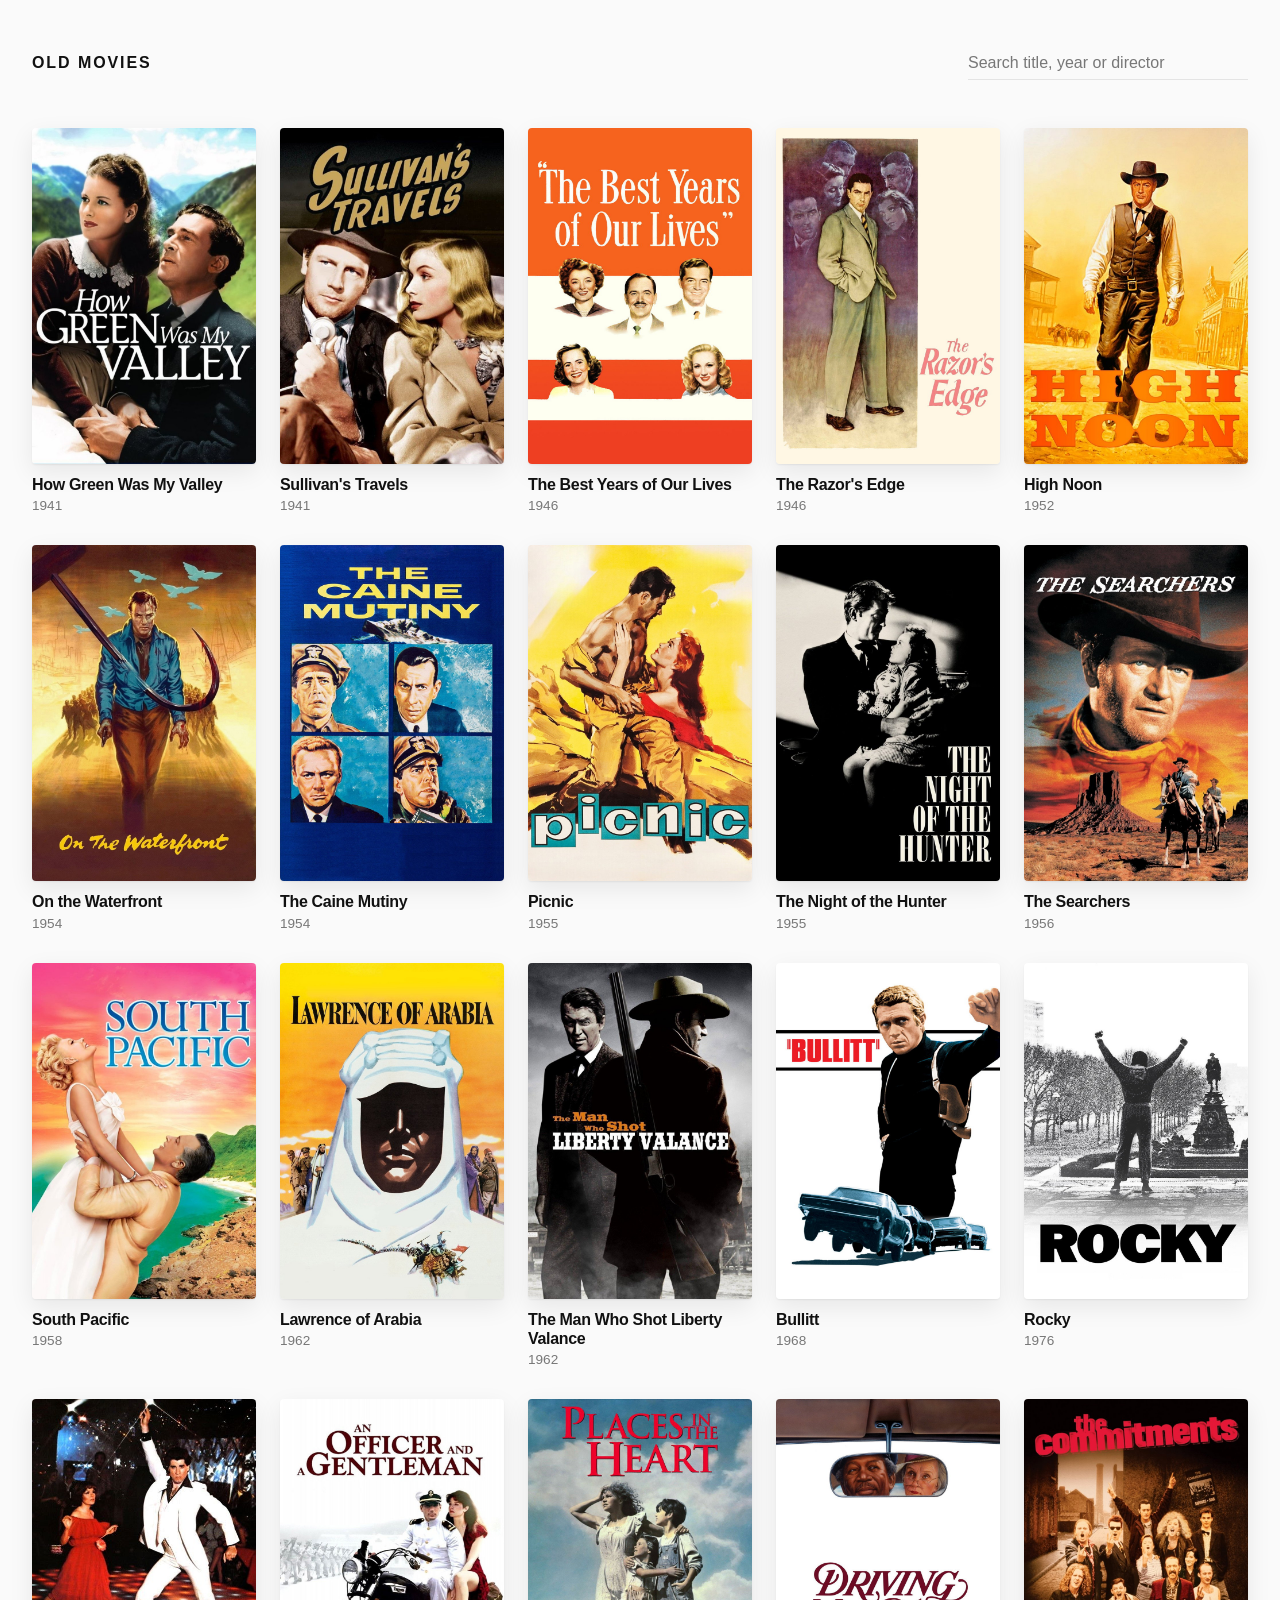
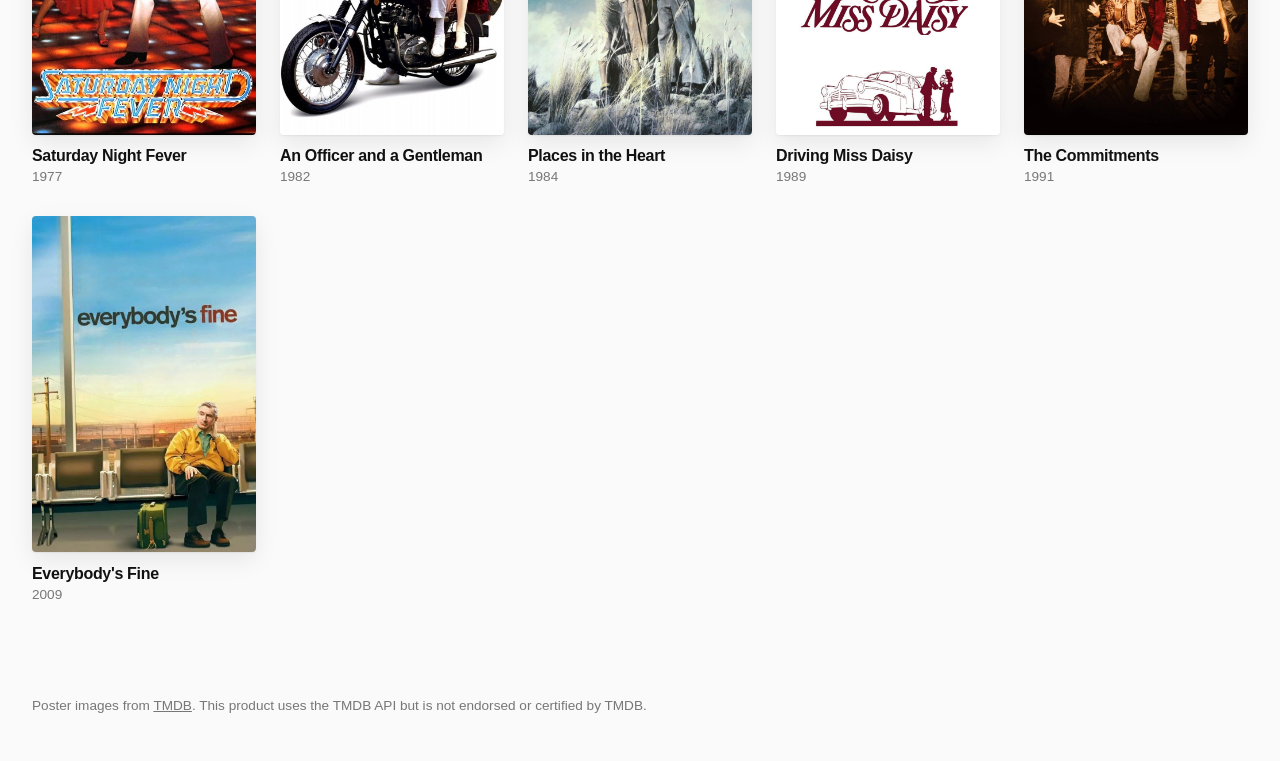
<file: index.html>
<!doctype html>
<html lang="en">
<head>
  <meta charset="utf-8">
  <meta name="viewport" content="width=device-width, initial-scale=1">
  <title>Old Movies</title>
  <link rel="stylesheet" href="style.css">
</head>
<body>
  <header>
    <h1>Old Movies</h1>
    <input id="search" type="search" placeholder="Search title, year or director" aria-label="Search films">
  </header>

  <main>
    <div id="grid" class="grid"></div>
    <p id="empty" class="empty" hidden>No films match your search.</p>
  </main>

  <footer>
    Poster images from <a href="https://www.themoviedb.org" target="_blank" rel="noopener">TMDB</a>.
    This product uses the TMDB API but is not endorsed or certified by TMDB.
  </footer>

  <dialog id="details">
    <button id="close" aria-label="Close">&times;</button>
    <div id="details-body"></div>
  </dialog>

  <script src="movies.js"></script>
  <script src="app.js"></script>
</body>
</html>
</file>
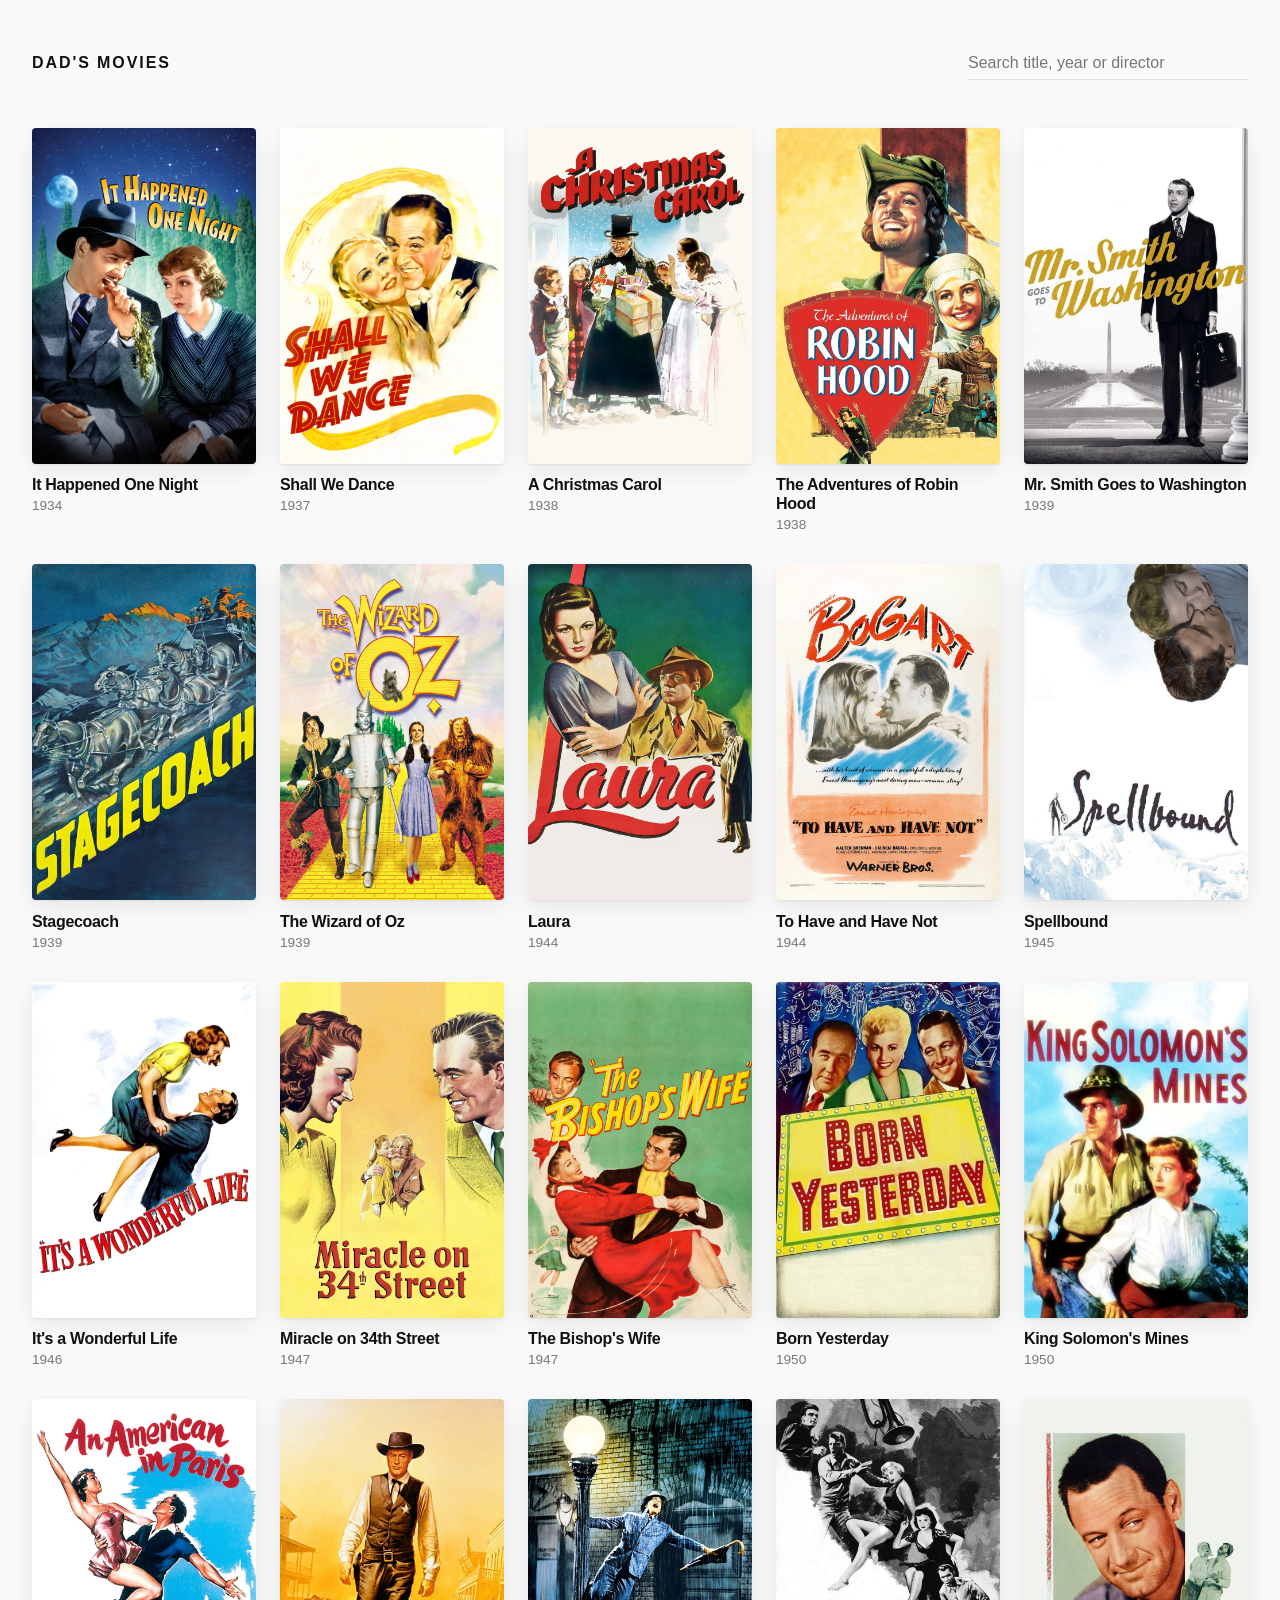
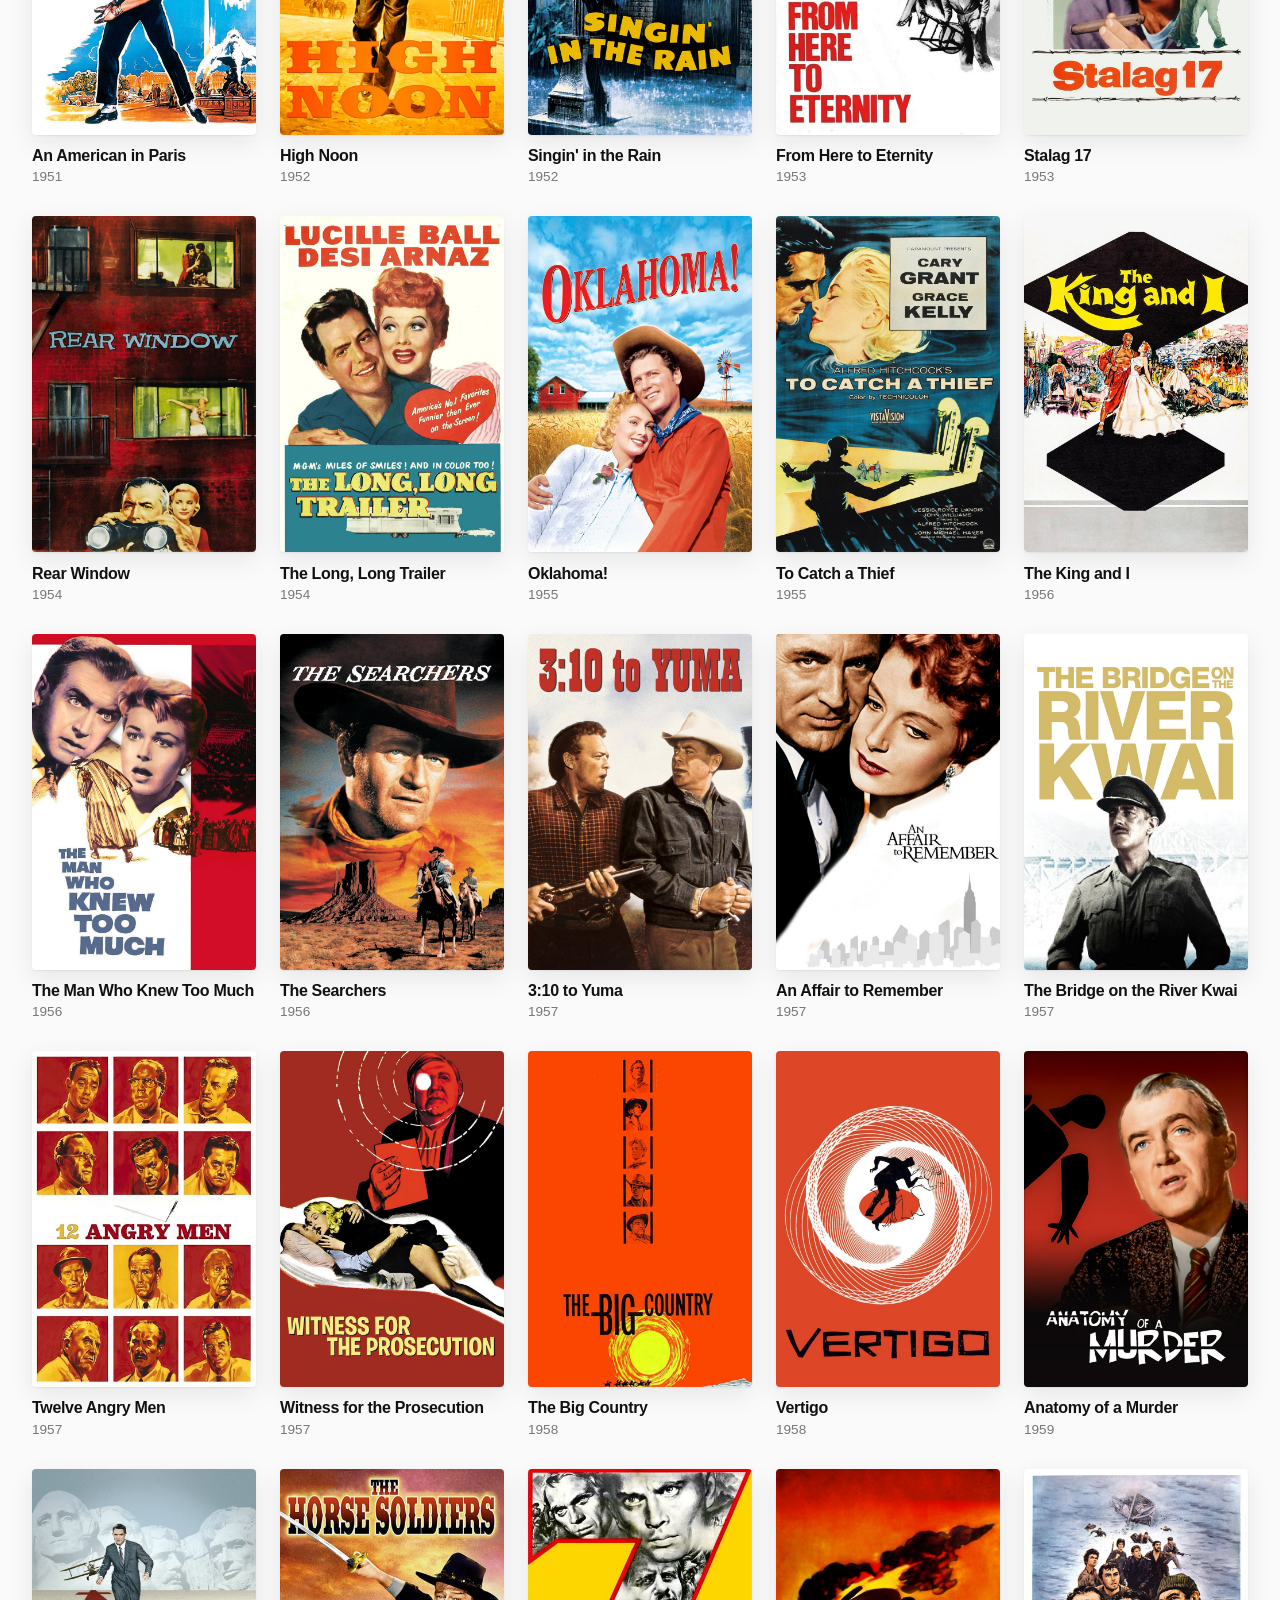
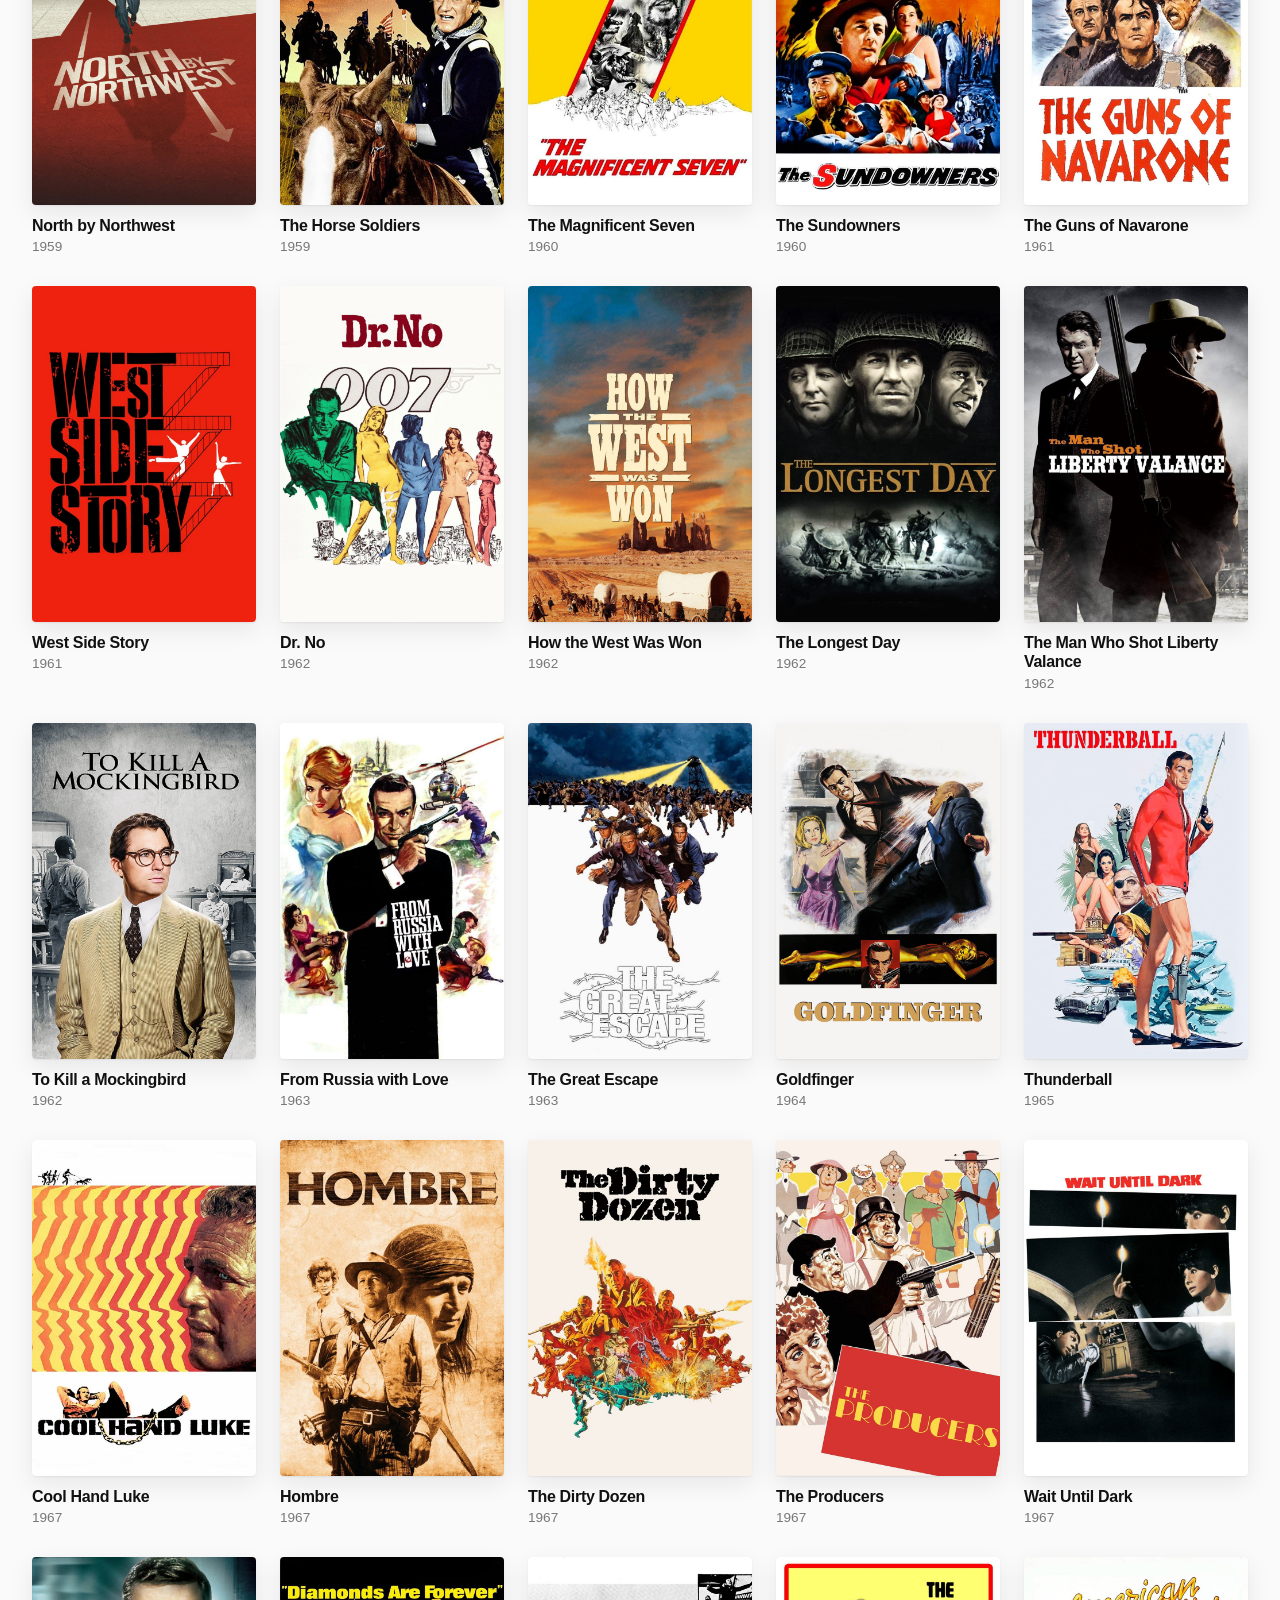
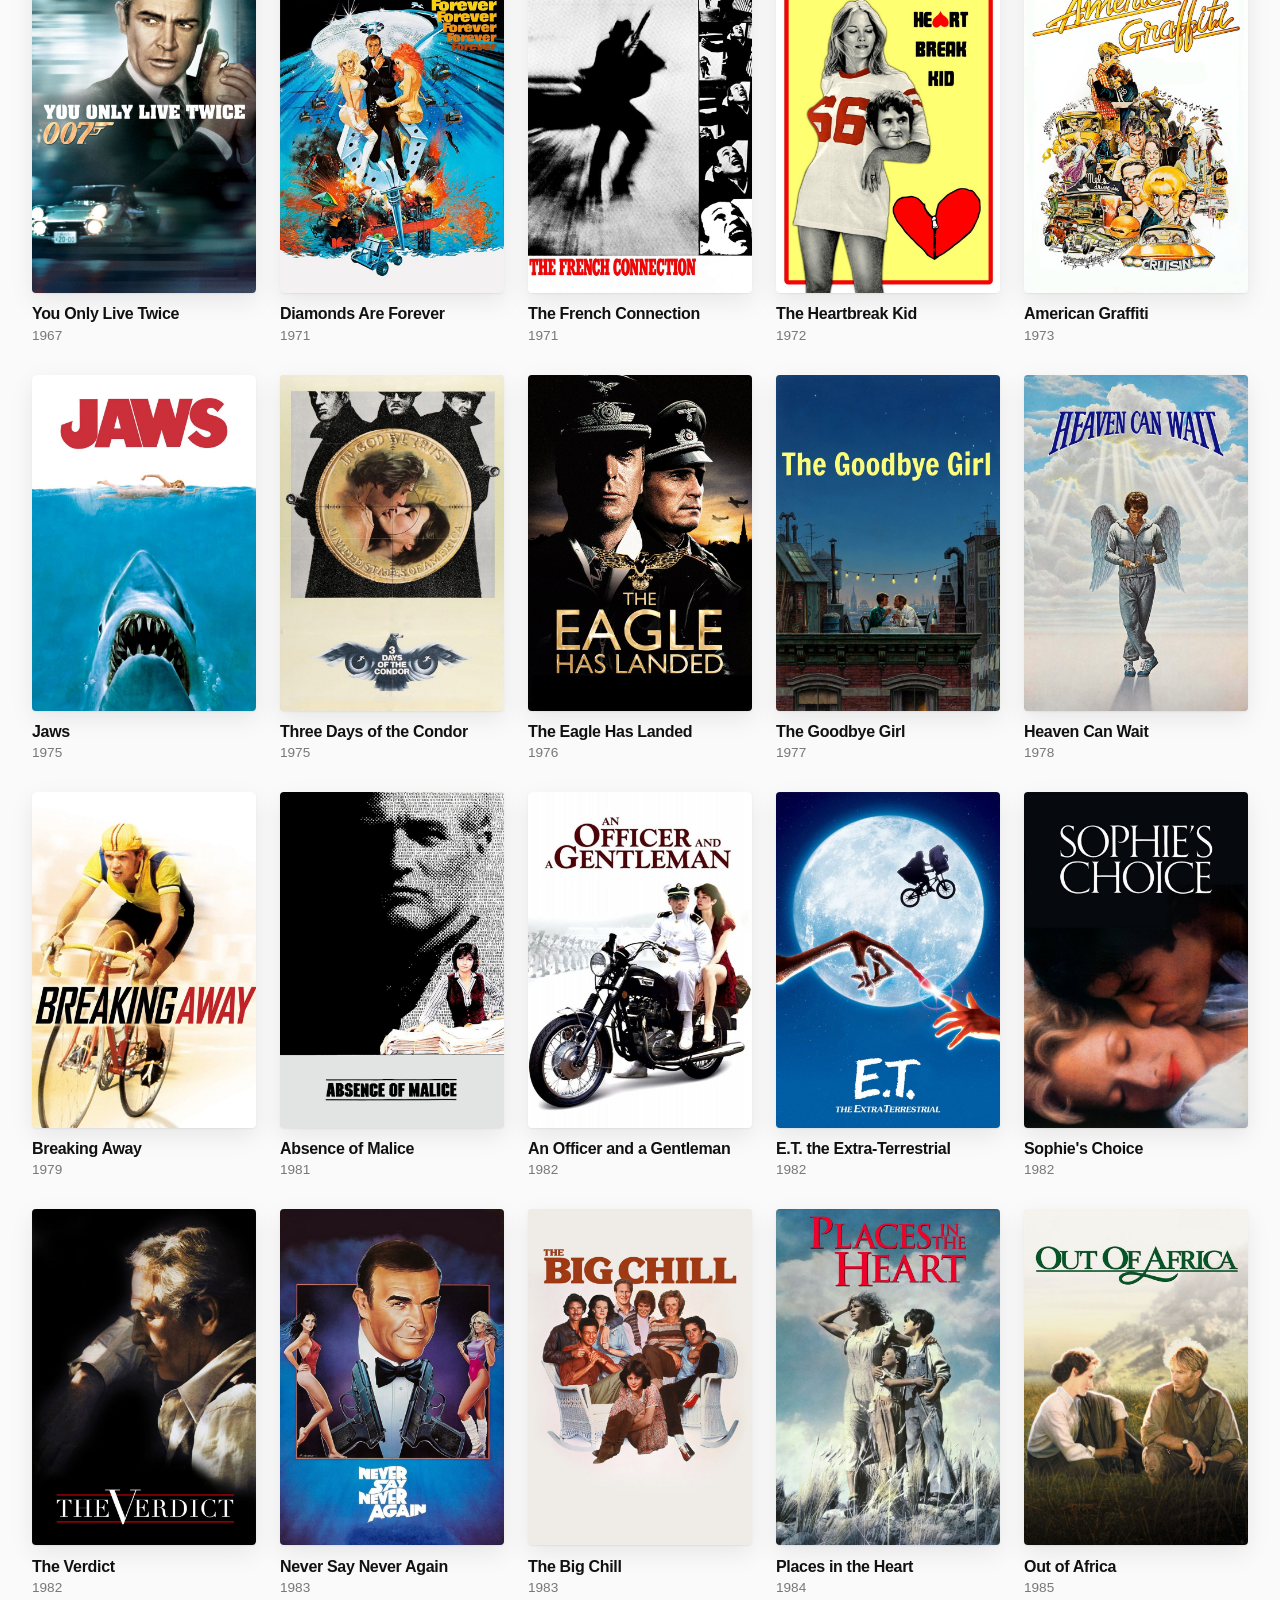
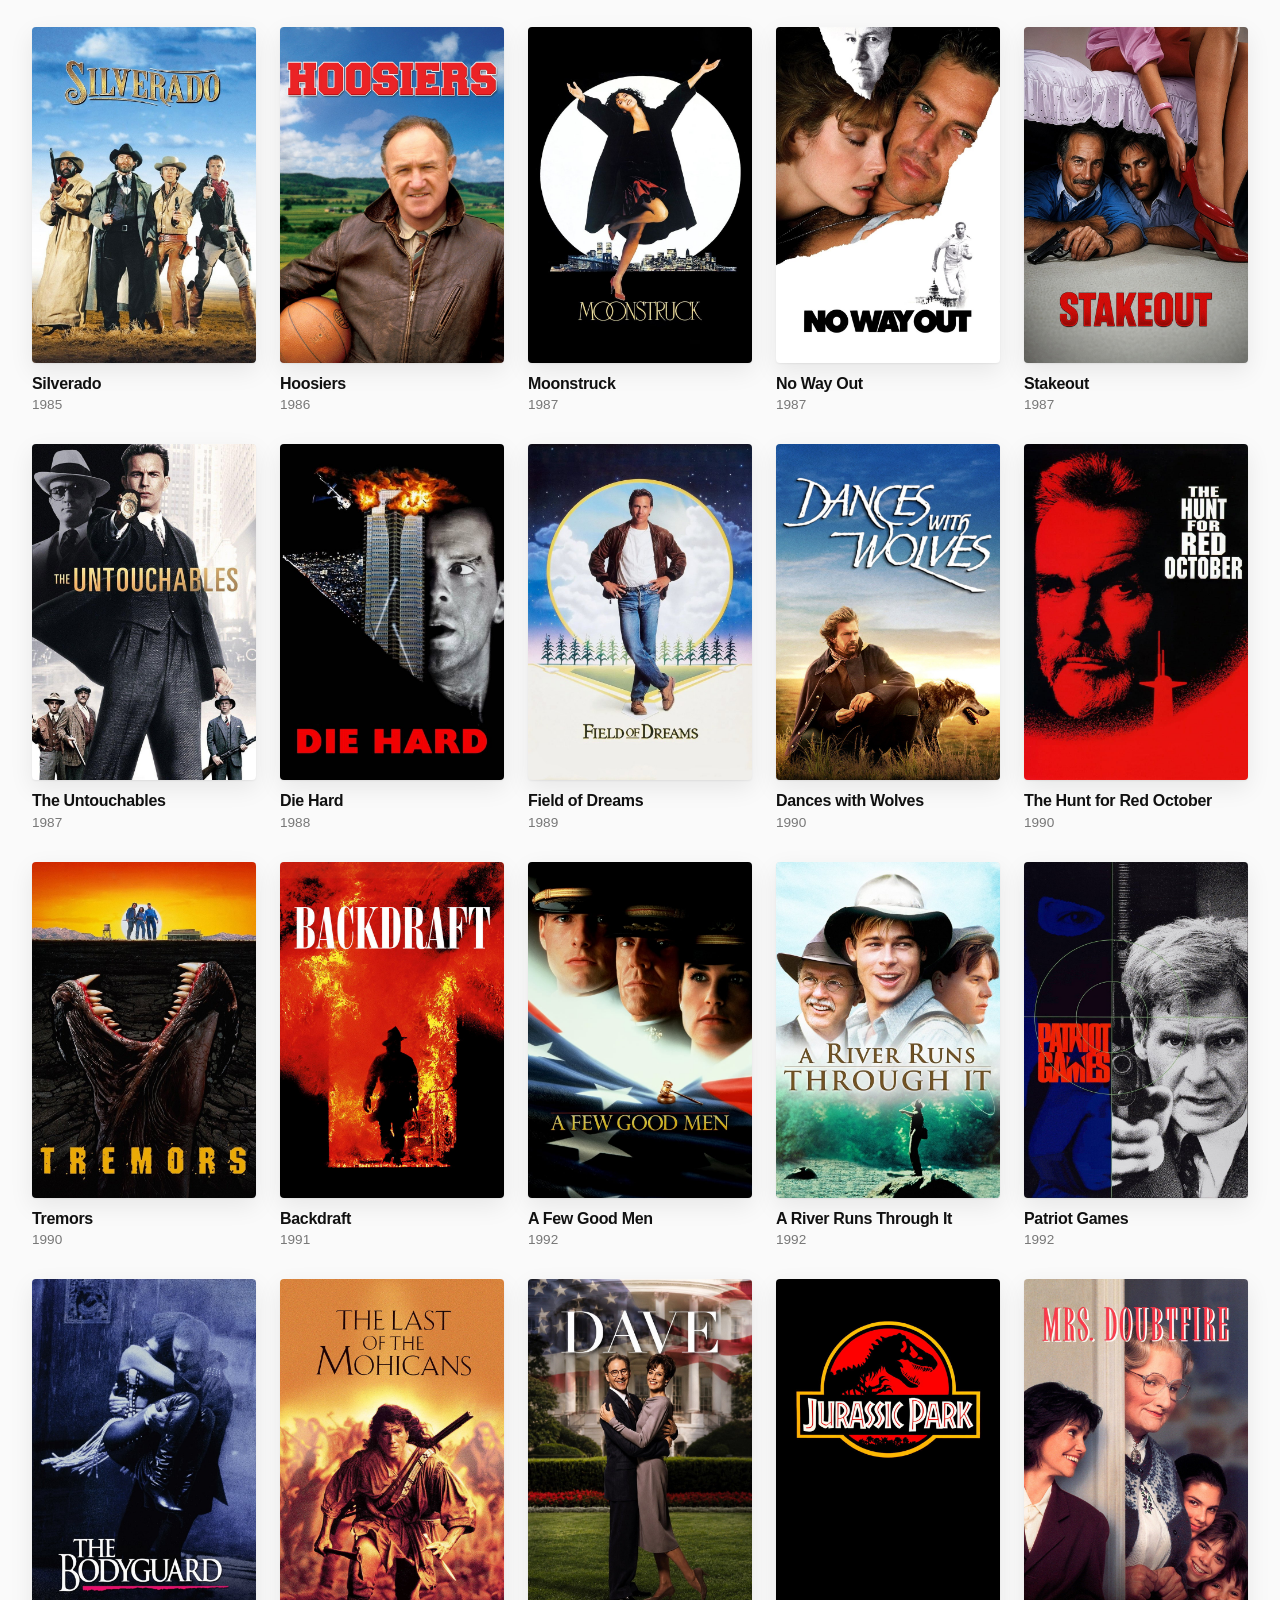
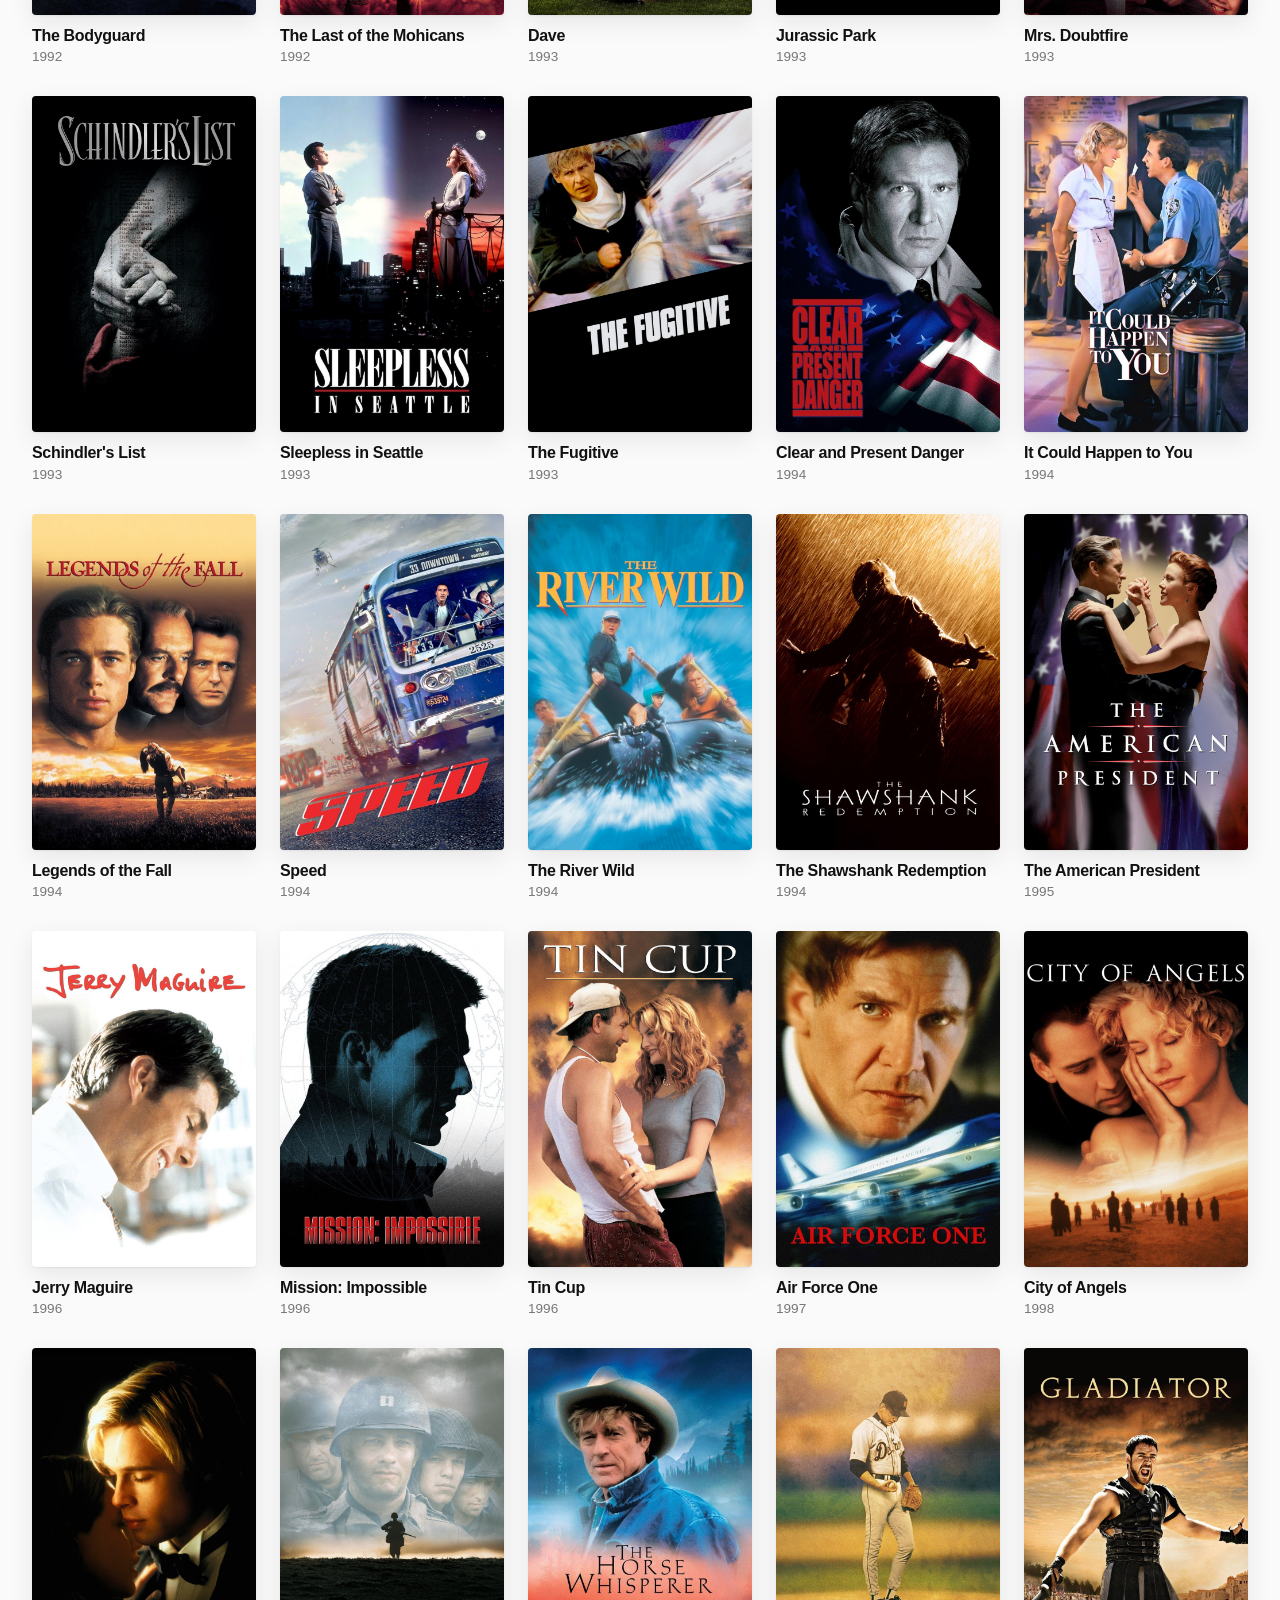
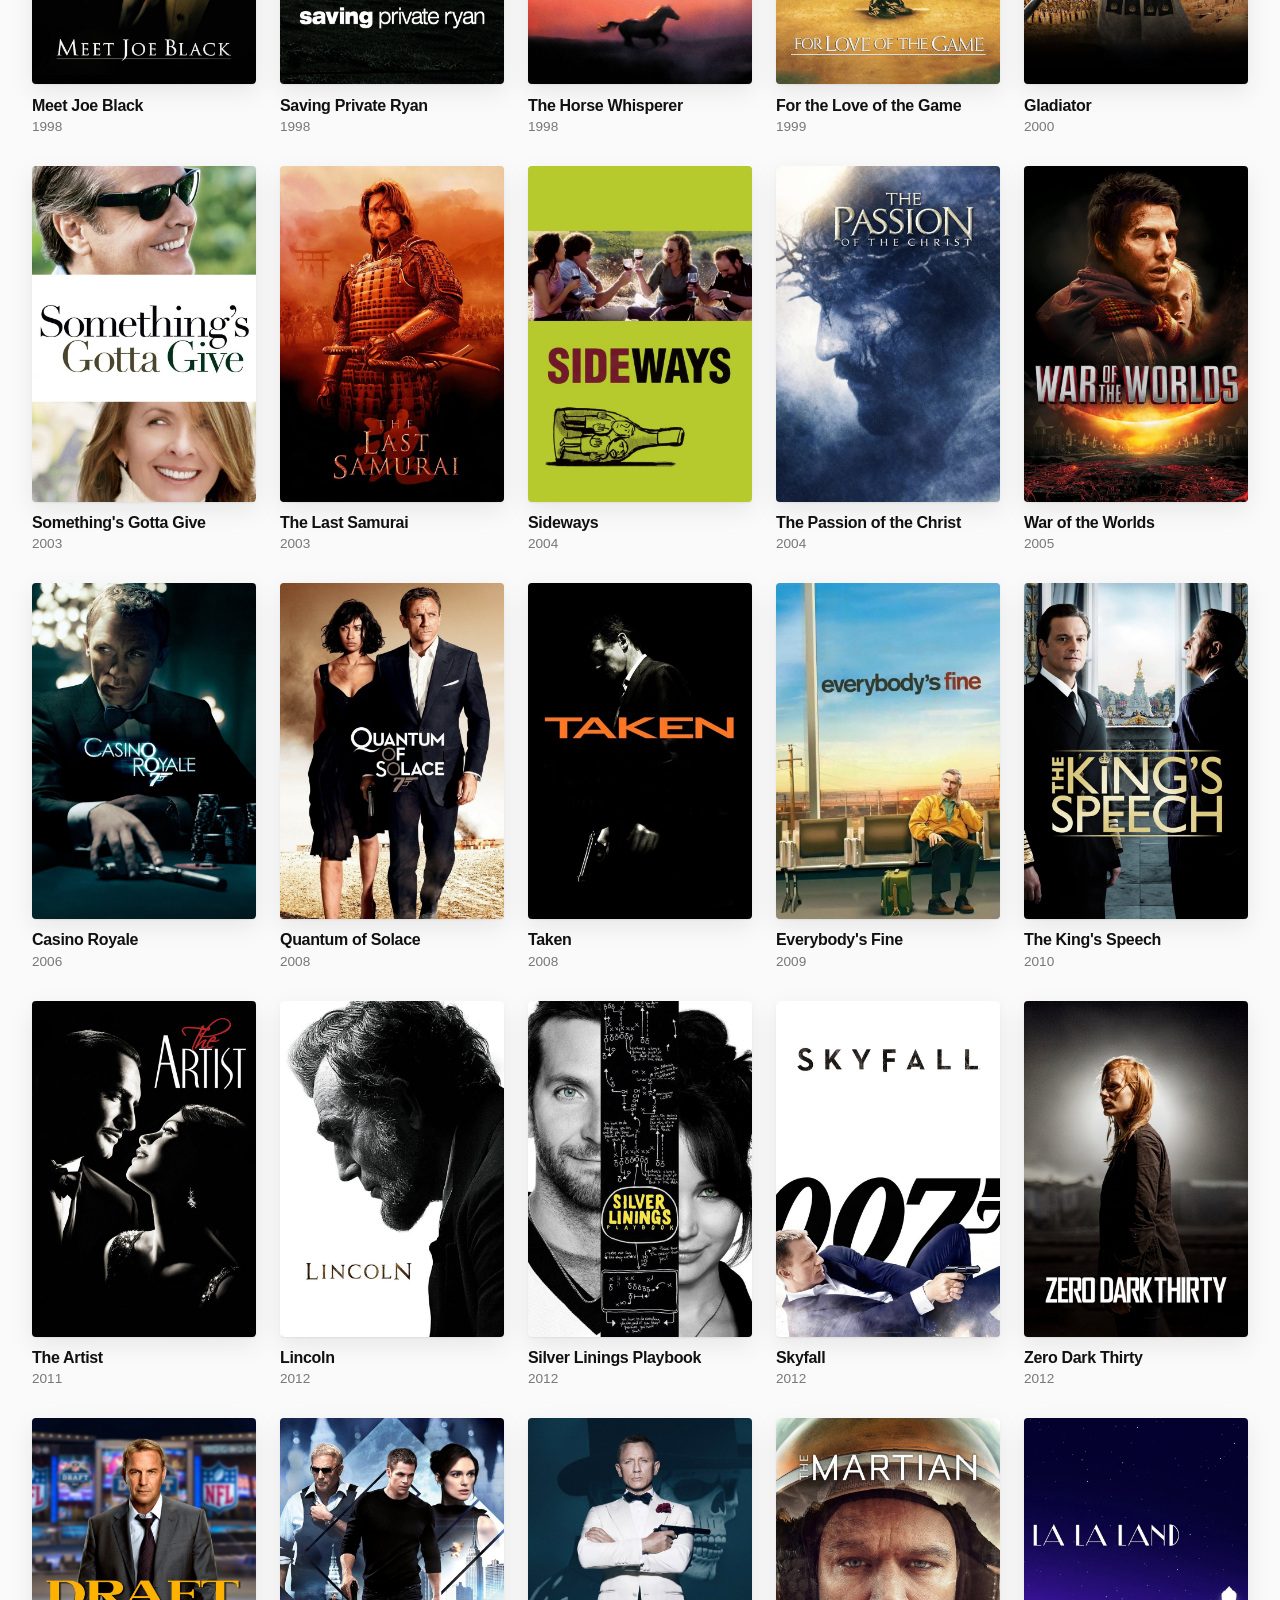
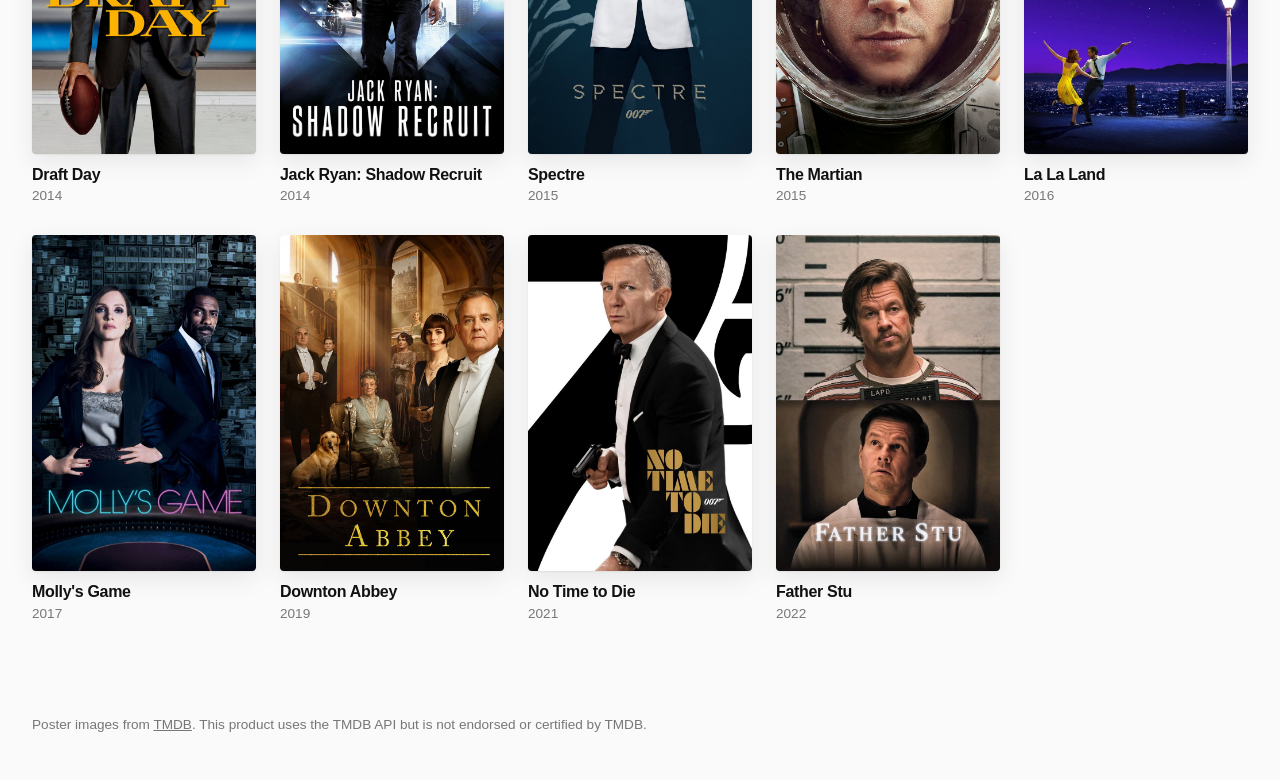
<file: dad/index.html>
<!doctype html>
<html lang="en">
<head>
  <meta charset="utf-8">
  <meta name="viewport" content="width=device-width, initial-scale=1">
  <title>Dad's Movies</title>
  <base href="../">
  <link rel="stylesheet" href="style.css">
</head>
<body>
  <header>
    <h1>Dad's Movies</h1>
    <input id="search" type="search" placeholder="Search title, year or director" aria-label="Search films">
  </header>

  <main>
    <div id="grid" class="grid"></div>
    <p id="empty" class="empty" hidden>No films match your search.</p>
  </main>

  <footer>
    Poster images from <a href="https://www.themoviedb.org" target="_blank" rel="noopener">TMDB</a>.
    This product uses the TMDB API but is not endorsed or certified by TMDB.
  </footer>

  <dialog id="details">
    <button id="close" aria-label="Close">&times;</button>
    <div id="details-body"></div>
  </dialog>

  <script src="dad-movies.js"></script>
  <script src="app.js"></script>
</body>
</html>
</file>
<file: style.css>
:root {
  --bg: #fafafa;
  --fg: #111;
  --muted: #777;
  --line: #e4e4e4;
  --shadow: 0 1px 2px rgba(0, 0, 0, 0.06), 0 8px 24px rgba(0, 0, 0, 0.08);
}

@media (prefers-color-scheme: dark) {
  :root {
    --bg: #0c0c0c;
    --fg: #f2f2f2;
    --muted: #8a8a8a;
    --line: #262626;
    --shadow: 0 1px 2px rgba(0, 0, 0, 0.4), 0 8px 24px rgba(0, 0, 0, 0.5);
  }
}

* { box-sizing: border-box; }

body {
  margin: 0;
  background: var(--bg);
  color: var(--fg);
  font-family: Inter, -apple-system, BlinkMacSystemFont, "Segoe UI", Helvetica, Arial, sans-serif;
  -webkit-font-smoothing: antialiased;
}

header {
  display: flex;
  flex-wrap: wrap;
  gap: 1.5rem;
  align-items: baseline;
  justify-content: space-between;
  max-width: 1400px;
  margin: 0 auto;
  padding: 3rem 2rem 2rem;
}

h1 {
  margin: 0;
  font-size: 1rem;
  font-weight: 600;
  letter-spacing: 0.12em;
  text-transform: uppercase;
}

#search {
  width: 100%;
  max-width: 280px;
  padding: 0.4rem 0;
  border: 0;
  border-bottom: 1px solid var(--line);
  background: transparent;
  color: var(--fg);
  font: inherit;
  font-size: 1rem;
  outline: none;
  transition: border-color 0.15s ease;
}

#search:focus { border-color: var(--fg); }
#search::placeholder { color: var(--muted); }

main { max-width: 1400px; margin: 0 auto; padding: 1rem 2rem 6rem; }

.grid {
  display: grid;
  grid-template-columns: repeat(5, 1fr);
  gap: 2rem 1.5rem;
  align-items: start;
}

.card {
  display: flex;
  flex-direction: column;
  justify-content: flex-start;
  background: none;
  border: 0;
  padding: 0;
  color: inherit;
  font: inherit;
  text-align: left;
  cursor: pointer;
}

.poster-frame {
  overflow: hidden;
  border-radius: 4px;
  box-shadow: var(--shadow);
  transition: transform 0.25s ease, box-shadow 0.25s ease;
}

.card:hover .poster-frame,
.card:focus-visible .poster-frame {
  transform: translateY(-6px);
}

.card:focus-visible { outline: 2px solid var(--fg); outline-offset: 6px; border-radius: 4px; }

.poster {
  display: block;
  width: 100%;
  aspect-ratio: 2 / 3;
  object-fit: cover;
  background: var(--line);
}

.caption { padding-top: 0.7rem; }

.caption .t {
  font-size: 1rem;
  font-weight: 600;
  line-height: 1.2;
  letter-spacing: -0.02em;
}

.caption .y {
  margin-top: 0.25rem;
  font-size: 0.85rem;
  color: var(--muted);
  font-variant-numeric: tabular-nums;
}

.empty { color: var(--muted); font-size: 1.25rem; }

footer {
  max-width: 1400px;
  margin: 0 auto;
  padding: 0 2rem 3rem;
  font-size: 0.85rem;
  color: var(--muted);
}

footer a { color: inherit; }

dialog {
  background: var(--bg);
  color: var(--fg);
  border: 0;
  border-radius: 8px;
  padding: 2.5rem;
  max-width: 760px;
  width: calc(100% - 2rem);
  box-shadow: var(--shadow);
}

dialog::backdrop { background: rgba(0, 0, 0, 0.6); backdrop-filter: blur(6px); }

#close {
  position: absolute;
  top: 0.75rem;
  right: 1rem;
  background: none;
  border: 0;
  color: var(--muted);
  font-size: 2rem;
  line-height: 1;
  cursor: pointer;
}

#close:hover { color: var(--fg); }

.detail { display: flex; gap: 2.5rem; flex-wrap: wrap; align-items: flex-start; }
.detail .poster { width: 260px; border-radius: 4px; flex: none; box-shadow: var(--shadow); }
.detail .info { flex: 1; min-width: 220px; }
.detail h2 { margin: 0; font-size: 2.5rem; line-height: 1.1; letter-spacing: -0.03em; }
.detail .year { margin-top: 0.5rem; font-size: 1.5rem; color: var(--muted); }
.detail .director { margin-top: 2rem; font-size: 0.8rem; letter-spacing: 0.1em; text-transform: uppercase; color: var(--muted); }
.detail .director-name { margin-top: 0.25rem; font-size: 1.1rem; }
.detail p { margin-top: 1.5rem; font-size: 1.1rem; line-height: 1.6; color: var(--muted); }

@media (max-width: 1000px) {
  .grid { grid-template-columns: repeat(4, 1fr); }
}

@media (max-width: 600px) {
  header, main { padding-left: 1.25rem; padding-right: 1.25rem; }
  .grid { grid-template-columns: repeat(3, 1fr); gap: 1.5rem 0.75rem; }
  .caption .t { font-size: 0.85rem; }
  .caption .y { font-size: 0.75rem; }
  dialog { padding: 1.5rem; }
  .detail .poster { width: 100%; }
}
</file>
